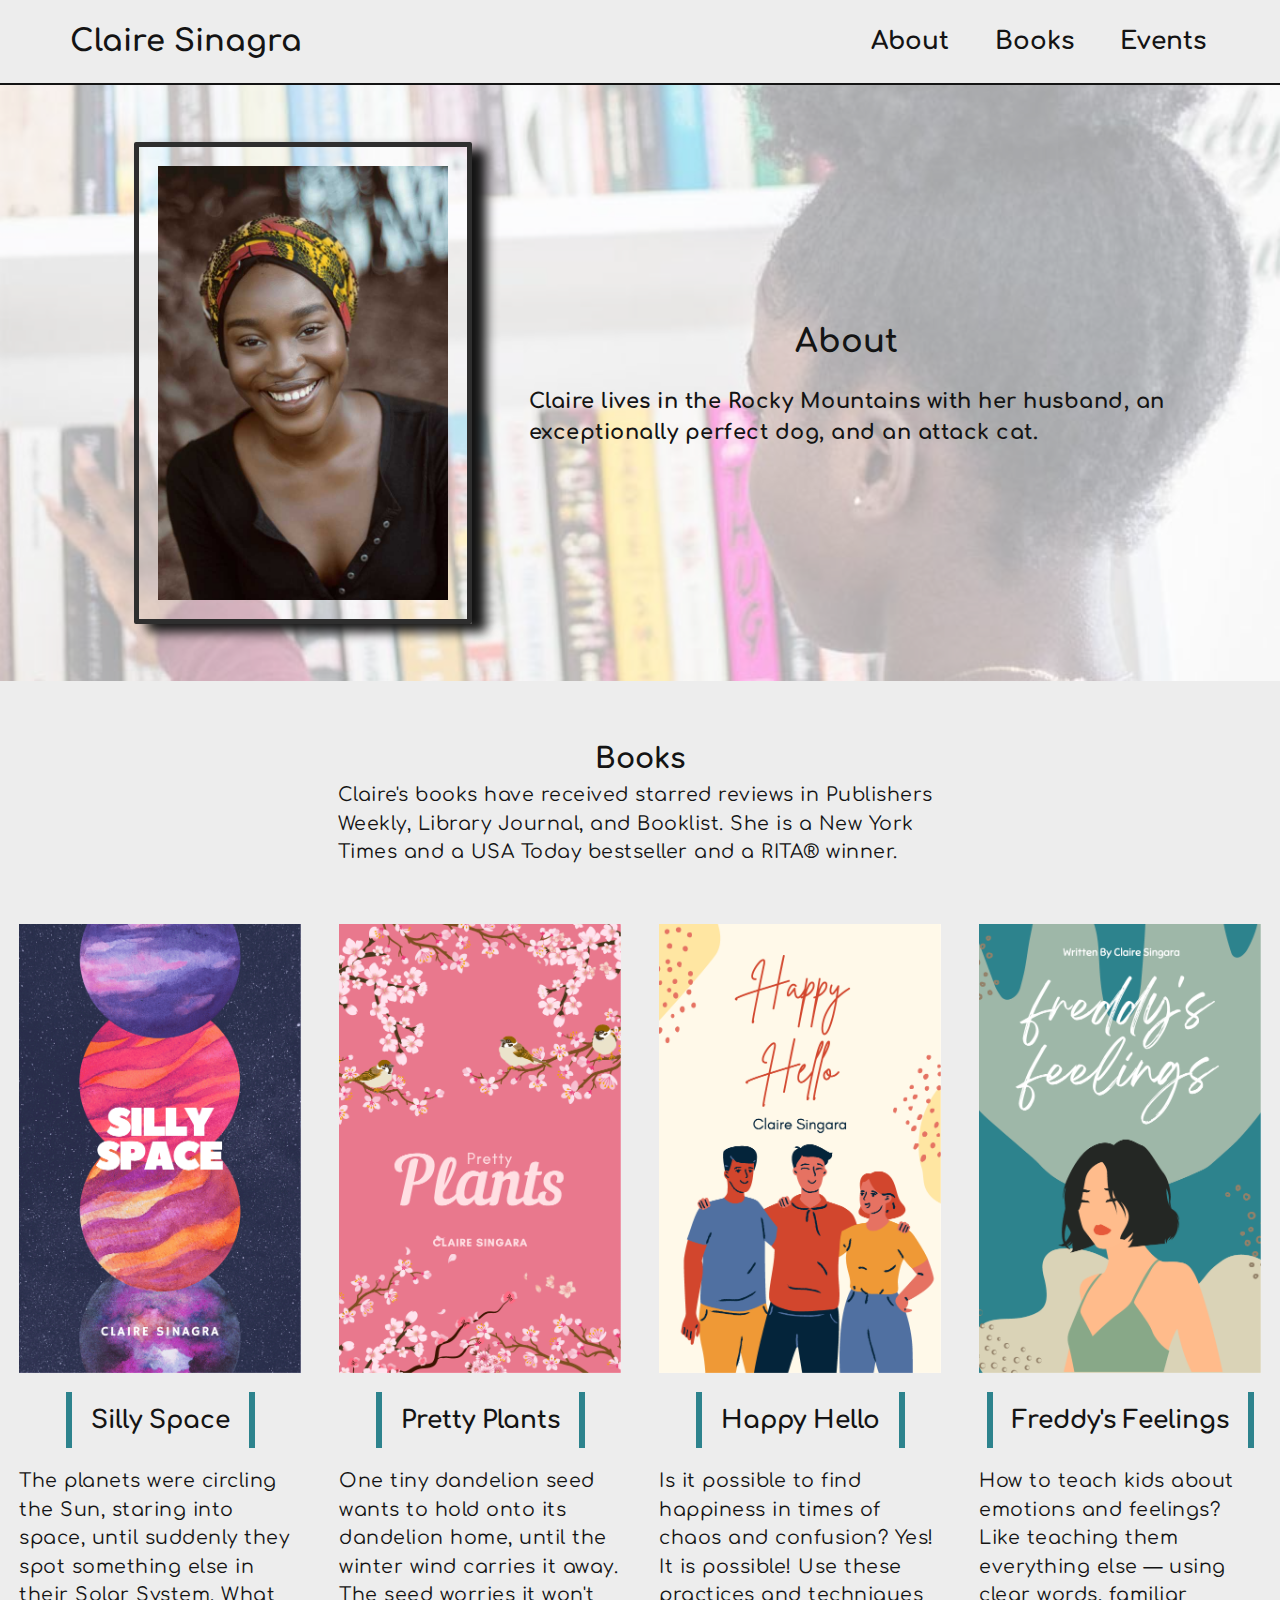
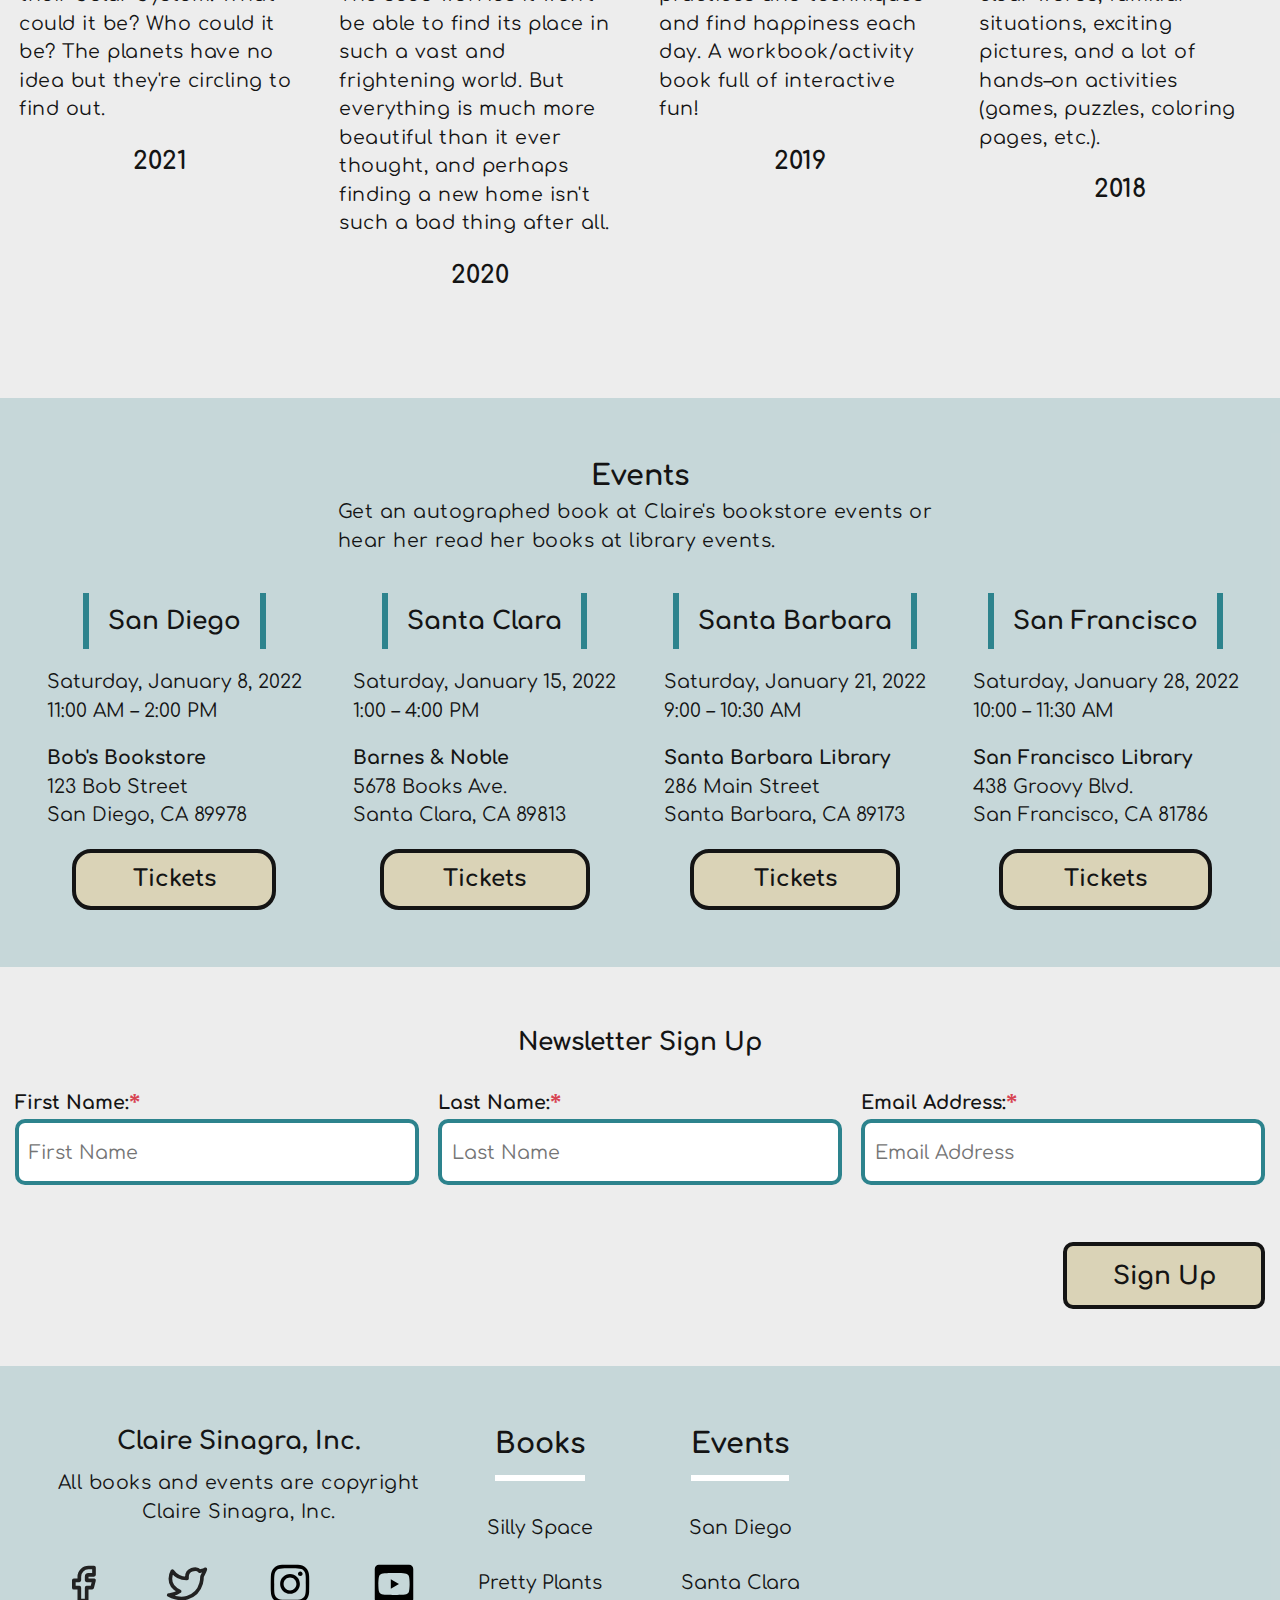
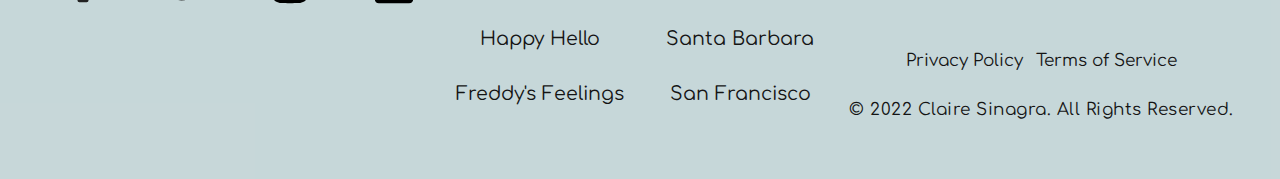
<file: index.html>
<!DOCTYPE html>
<html lang="en-US">
    <head>
        <meta charset="utf-8">
        <meta name="viewport" content="width=device-width, initial-scale=1">
        <meta name="author" content="Nicole Peterson">
        <meta name="description" content="Browse books by New York Times and USA Today best-selling author, Claire Sinagra, and purchase tickets to book signing events near you.">
        <meta name="keywords" content="events, books, book signing, bestseller, Silly Space, Pretty Plants, Happy Hello, Freddys Feelings, Publishers Weekly, Library Journal, New York Times, Rita">
        <meta name="robots" content="index,follow">
        <meta name="application-name" content="Claire Sinagra">
        <title>Books and Events | Claire Sinagra</title>
        <!-- Open Graph Meta Tags -->
        <meta property="og:title" content="Books and Events | Claire Sinagra">
        <meta property="og:type" content="website">
        <meta property="og:url" content="https://www.public.asu.edu/~npeter21/git414/claire-sinagra/peterson_nicole.html">
        <meta property="og:image" content="https://www.public.asu.edu/~npeter21/git414/claire-sinagra/images/claire-singara-small.jpg">
        <!-- Twitter Card Tags -->
        <meta name="twitter:card" content="summary_large_image">
        <meta name="twitter:site" content="@clairesinagra">
        <meta name="twitter:creator" content="@clairesinagra">
        <meta name="twitter:title" content="Books and Events | Claire Sinagra">
        <meta name="twitter:description" content="Browse books by bestselling author Claire Sinagra, and purchase tickets to book signing events near you.">
        <meta name="twitter:image" content="https://www.public.asu.edu/~npeter21/git414/claire-sinagra/images/claire-singara-small.jpg">
        <!-- Font: Comfortaa (Bold & Light) -->
        <link rel="preconnect" href="https://fonts.googleapis.com">
        <link rel="preconnect" href="https://fonts.gstatic.com" crossorigin>
        <link rel="preload" href="https://fonts.googleapis.com/css2?family=Comfortaa:wght@300;700&display=swap" as="style">
        <link href="https://fonts.googleapis.com/css2?family=Comfortaa:wght@300;700&display=swap" rel="stylesheet">
        <!-- CSS Stylesheet -->
        <link media="screen" rel="stylesheet" href="styles.css">
    </head>
    <body>
        <a id="skip" href="#mainContent">Skip to Main Content</a>
        <header>
            <h1>Claire Sinagra</h1>
            <nav>
                <h2 class="sr-only">Main Navigation</h2>
                <div id="menuToggle">
                    <input name="toggle" id="toggle" type="checkbox">
                    <label for="toggle">
                        <span id="hamburgerIcon">A</span>
                    </label>
                    <ul>
                        <li><a href="#about">About</a></li>
                        <li><a href="#books">Books</a></li>
                        <li><a href="#events">Events</a></li>
                    </ul>
                </div>
            </nav>
        </header>
        <main id="mainContent">
            <section id="about">
                <picture>
                    <source media="(min-width: 1024px)" srcset="images/claire-singara-large.jpg">
                    <img src="images/claire-singara-small.jpg" width="400" height="400" alt="Headshot of Claire Sinagra wearing a black shirt and a red, yellow, and green patterned head wrap.">
                </picture>
                <h2>About</h2>
                <p>Claire lives in the Rocky Mountains with her husband, an exceptionally perfect dog, and an attack cat.</p>
            </section>
            <section id="books">
                <h2>Books</h2>
                <p>Claire's books have received starred reviews in Publishers Weekly, Library Journal, and Booklist. She is a New York Times and a USA Today bestseller and a RITA&reg; winner.</p>
                <ul>
                    <li>
                        <img src="images/silly-space.webp" width="300" height="500" alt="The book cover for Silly Space has four pink, orange and purple water-colored planets overlapping each other with the book title text on top">
                        <h3>Silly Space</h3>
                        <p>The planets were circling the Sun, staring into space, until suddenly they spot something else in their Solar System. What could it be? Who could it be? The planets have no idea but they're circling to find out.</p>
                        <time datetime="2021">2021</time>
                    </li>
                    <li>
                        <img src="images/Pretty-Plants.webp" width="300" height="500" alt="The book cover for Pretty Plants has a pink background with cherry blossom branches that have small birds perched on them">
                        <h3>Pretty Plants</h3>
                        <p>One tiny dandelion seed wants to hold onto its dandelion home, until the winter wind carries it away. The seed worries it won't be able to find its place in such a vast and frightening world. But everything is much more beautiful than it ever thought, and perhaps finding a new home isn't such a bad thing after all.</p>
                        <time datetime="2020">2020</time>
                    </li>
                    <li>
                        <img src="images/happy-hello.webp" width="300" height="500" alt="The book cover for Happy Hello shows two males and a female facing forward with their arms around one another against an off-white background">
                        <h3>Happy Hello</h3>
                        <p>Is it possible to find happiness in times of chaos and confusion? Yes! It is possible! Use these practices and techniques and find happiness each day. A workbook&sol;activity book full of interactive fun!</p>
                        <time datetime="2019">2019</time>
                    </li>
                    <li>
                        <img src="images/freddys-feelings.webp" width="300" height="500" alt="The book cover for Freddy's Feelings has a blue and cream background with a digital illustration of a woman with short, dark hair and a pastel green shirt">
                        <h3>Freddy's Feelings</h3>
                        <p>How to teach kids about emotions and feelings? Like teaching them everything else &mdash; using clear words, familiar situations, exciting pictures, and a lot of hands&ndash;on activities &lpar;games, puzzles, coloring pages, etc.&rpar;.</p>
                        <time datetime="2018">2018</time>
                    </li>
                </ul>
            </section>
            <section id="events">
                <h2>Events</h2>
                <p>Get an autographed book at Claire's bookstore events or hear her read her books at library events.</p>
                <ul>
                    <li>
                        <h3>San Diego</h3>
                        <div>
                            <time datetime="2022-01-08">Saturday, January 8, 2022</time><br>
                            <time datetime="11:00">11:00 AM </time> &ndash;
                            <time datetime="14:00"> 2:00 PM</time>
                            <address>
                                <span>Bob's Bookstore</span><br>
                                123 Bob Street<br>
                                San Diego, CA 89978
                            </address>
                        </div>
                        <a href="#">Tickets</a>
                    </li>
                    <li>
                        <h3>Santa Clara</h3>
                        <div>
                            <time datetime="2022-01-15">Saturday, January 15, 2022</time><br>
                            <time datetime="13:00">1:00 </time> &ndash;
                            <time datetime="16:00"> 4:00 PM</time>
                            <address>
                                <span>Barnes &amp; Noble</span><br>
                                5678 Books Ave.<br>
                                Santa Clara, CA 89813
                            </address>
                        </div>
                        <a href="#">Tickets</a>
                    </li>
                    <li>
                        <h3>Santa Barbara</h3>
                        <div>
                            <time datetime="2022-01-21">Saturday, January 21, 2022</time><br>
                            <time datetime="09:00">9:00 </time> &ndash;
                            <time datetime="10:30"> 10:30 AM</time>
                            <address>
                                <span>Santa Barbara Library</span><br>
                                286 Main Street<br>
                                Santa Barbara, CA 89173
                            </address>
                        </div>
                        <a href="#">Tickets</a>
                    </li>
                    <li>
                        <h3>San Francisco</h3>
                        <div>
                            <time datetime="2022-01-28">Saturday, January 28, 2022</time><br>
                            <time datetime="10:00">10:00 </time> &ndash;
                            <time datetime="11:30"> 11:30 AM</time>
                            <address>
                                <span>San Francisco Library</span><br>
                                438 Groovy Blvd.<br>
                                San Francisco, CA 81786
                            </address>
                        </div>
                        <a href="#">Tickets</a>
                    </li>
                </ul>
            </section>
            <section id="newsletter">
                <h2>Newsletter Sign Up</h2>
                <form action="https://wp.zybooks.com/form-viewer.php" method="post">
                    <label for="fName">First Name:<span class="required">*</span></label>
                    <input type="text" name="fName" id="fName" autocomplete="given-name" placeholder="First Name" required>

                    <label for="lName">Last Name:<span class="required">*</span></label>
                    <input type="text" name="lName" id="lName" autocomplete="family-name" placeholder="Last Name" required>

                    <label for="email">Email Address:<span class="required">*</span></label>
                    <input type="email" name="email" id="email" autocomplete="email" placeholder="Email Address" required>

                    <input type="submit" name="mySubmit" id="mySubmit" value="Sign Up">
                </form>
            </section>
        </main>
        <footer>
            <div>
                <section id="socialMedia">
                    <h2>Claire Sinagra, Inc.</h2>
                    <p>All books and events are copyright Claire Sinagra, Inc.</p>
                    <a href="#" aria-label="View Claire Sinagra's Facebook page">
                        <svg aria-hidden="true" xmlns="http://www.w3.org/2000/svg" class="icon icon-tabler icon-tabler-brand-facebook" width="44" height="44" viewBox="0 0 24 24" stroke-width="2" stroke="#222222" fill="none" stroke-linecap="round" stroke-linejoin="round">
                        <path stroke="none" d="M0 0h24v24H0z" fill="none"/>
                        <path d="M7 10v4h3v7h4v-7h3l1 -4h-4v-2a1 1 0 0 1 1 -1h3v-4h-3a5 5 0 0 0 -5 5v2h-3" /></svg>
                    </a>
                    <a href="#" aria-label="View Claire Sinagra's Twitter page">
                        <svg aria-hidden="true" xmlns="http://www.w3.org/2000/svg" class="icon icon-tabler icon-tabler-brand-twitter" width="44" height="44" viewBox="0 0 24 24" stroke-width="2" stroke="#222222" fill="none" stroke-linecap="round" stroke-linejoin="round">
                        <path stroke="none" d="M0 0h24v24H0z" fill="none"/>
                        <path d="M22 4.01c-1 .49 -1.98 .689 -3 .99c-1.121 -1.265 -2.783 -1.335 -4.38 -.737s-2.643 2.06 -2.62 3.737v1c-3.245 .083 -6.135 -1.395 -8 -4c0 0 -4.182 7.433 4 11c-1.872 1.247 -3.739 2.088 -6 2c3.308 1.803 6.913 2.423 10.034 1.517c3.58 -1.04 6.522 -3.723 7.651 -7.742a13.84 13.84 0 0 0 .497 -3.753c-.002 -.249 1.51 -2.772 1.818 -4.013z" /></svg>
                    </a>
                    <a href="#" aria-label="View Claire Sinagra's Instagram page">
                        <svg aria-hidden="true" xmlns="http://www.w3.org/2000/svg" width="44" height="44" viewBox="0 0 448 512"><!-- Font Awesome Pro 5.15.4 by @fontawesome - https://fontawesome.com License - https://fontawesome.com/license (Commercial License) --><path d="M224.1 141c-63.6 0-114.9 51.3-114.9 114.9s51.3 114.9 114.9 114.9S339 319.5 339 255.9 287.7 141 224.1 141zm0 189.6c-41.1 0-74.7-33.5-74.7-74.7s33.5-74.7 74.7-74.7 74.7 33.5 74.7 74.7-33.6 74.7-74.7 74.7zm146.4-194.3c0 14.9-12 26.8-26.8 26.8-14.9 0-26.8-12-26.8-26.8s12-26.8 26.8-26.8 26.8 12 26.8 26.8zm76.1 27.2c-1.7-35.9-9.9-67.7-36.2-93.9-26.2-26.2-58-34.4-93.9-36.2-37-2.1-147.9-2.1-184.9 0-35.8 1.7-67.6 9.9-93.9 36.1s-34.4 58-36.2 93.9c-2.1 37-2.1 147.9 0 184.9 1.7 35.9 9.9 67.7 36.2 93.9s58 34.4 93.9 36.2c37 2.1 147.9 2.1 184.9 0 35.9-1.7 67.7-9.9 93.9-36.2 26.2-26.2 34.4-58 36.2-93.9 2.1-37 2.1-147.8 0-184.8zM398.8 388c-7.8 19.6-22.9 34.7-42.6 42.6-29.5 11.7-99.5 9-132.1 9s-102.7 2.6-132.1-9c-19.6-7.8-34.7-22.9-42.6-42.6-11.7-29.5-9-99.5-9-132.1s-2.6-102.7 9-132.1c7.8-19.6 22.9-34.7 42.6-42.6 29.5-11.7 99.5-9 132.1-9s102.7-2.6 132.1 9c19.6 7.8 34.7 22.9 42.6 42.6 11.7 29.5 9 99.5 9 132.1s2.7 102.7-9 132.1z"/></svg>
                    </a>
                    <a href="#" aria-label="View Claire Sinagra's YouTube channel">
                        <svg aria-hidden="true" xmlns="http://www.w3.org/2000/svg" width="44" height="44" viewBox="0 0 448 512"><!-- Font Awesome Pro 5.15.4 by @fontawesome - https://fontawesome.com License - https://fontawesome.com/license (Commercial License) --><path d="M186.8 202.1l95.2 54.1-95.2 54.1V202.1zM448 80v352c0 26.5-21.5 48-48 48H48c-26.5 0-48-21.5-48-48V80c0-26.5 21.5-48 48-48h352c26.5 0 48 21.5 48 48zm-42 176.3s0-59.6-7.6-88.2c-4.2-15.8-16.5-28.2-32.2-32.4C337.9 128 224 128 224 128s-113.9 0-142.2 7.7c-15.7 4.2-28 16.6-32.2 32.4-7.6 28.5-7.6 88.2-7.6 88.2s0 59.6 7.6 88.2c4.2 15.8 16.5 27.7 32.2 31.9C110.1 384 224 384 224 384s113.9 0 142.2-7.7c15.7-4.2 28-16.1 32.2-31.9 7.6-28.5 7.6-88.1 7.6-88.1z"/></svg>
                    </a>
                </section>
                <section id="booksList">
                    <h2>Books</h2>
                    <ul>
                        <li><a href="#sillySpace">Silly Space</a></li>
                        <li><a href="#prettyPlants">Pretty Plants</a></li>
                        <li><a href="#happyHello">Happy Hello</a></li>
                        <li><a href="#freddysFeelings">Freddy's Feelings</a></li>
                    </ul>
                </section>
                <section id="eventsList">
                    <h2>Events</h2>
                    <ul>
                        <li><a href="#sanDiego">San Diego</a></li>
                        <li><a href="#santaClara">Santa Clara</a></li>
                        <li><a href="#santaBarbara">Santa Barbara</a></li>
                        <li><a href="#sanFrancisco">San Francisco</a></li>
                    </ul>
                </section>
                <section id="legalese">
                    <h2 class="sr-only">Privacy Policy and Terms of Service</h2>
                    <a href="#">Privacy Policy</a>
                    <a href="#">Terms of Service</a>
                    <p><small>&copy; 2022 Claire Sinagra. All Rights Reserved.</small></p>
                </section>
            </div>
        </footer>
    </body>
</html>
</file>
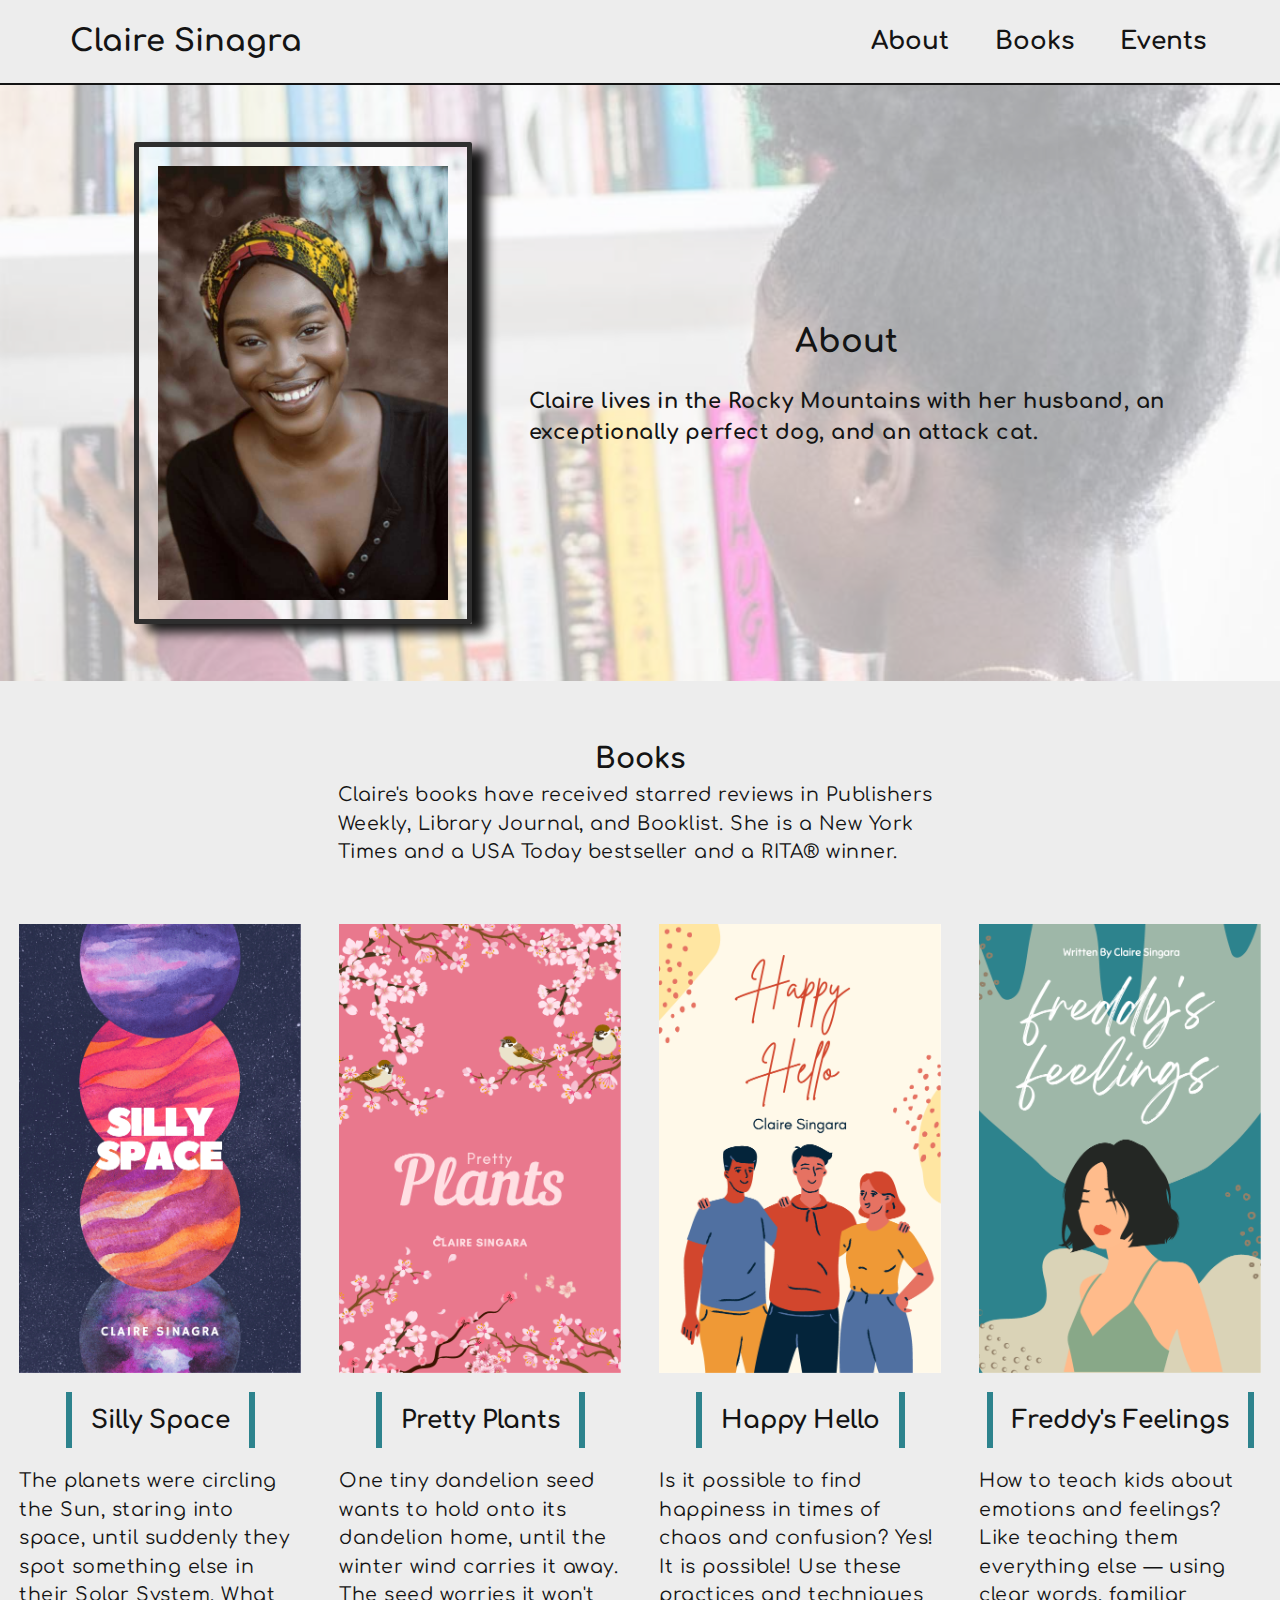
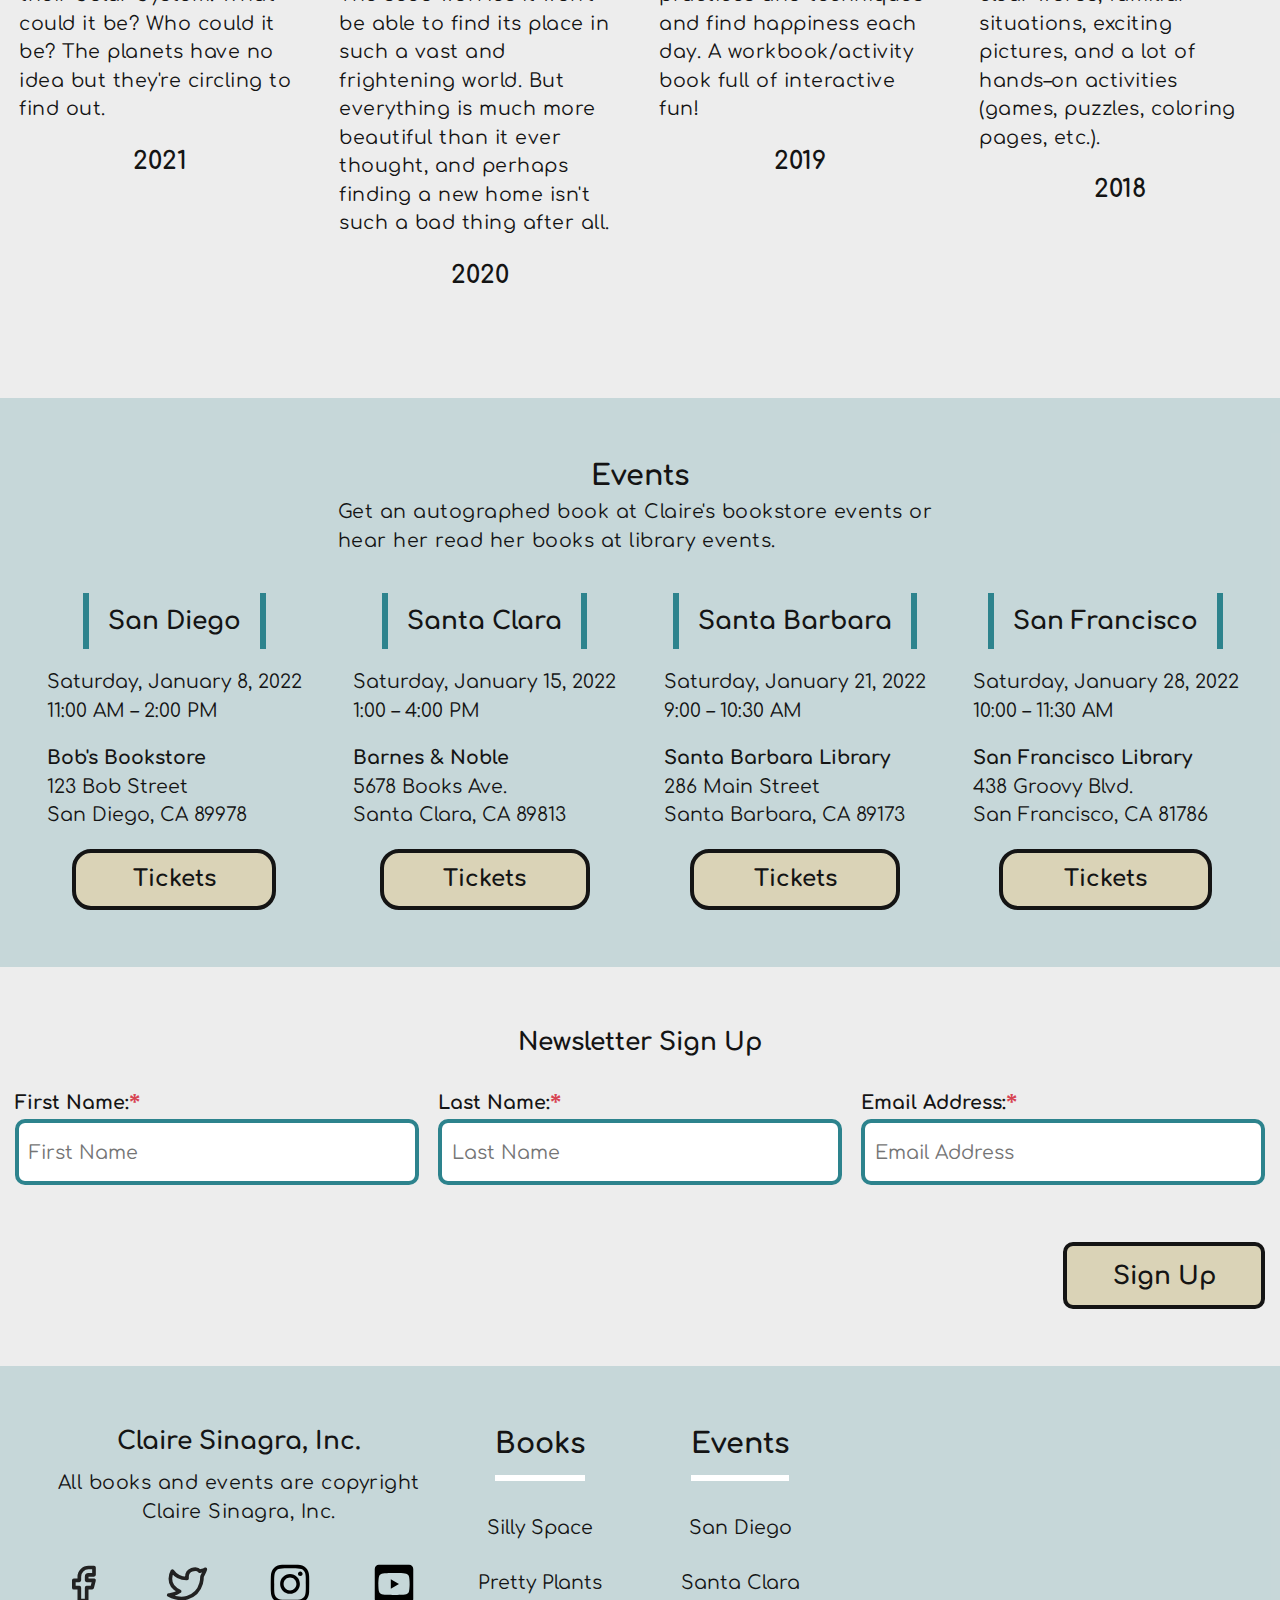
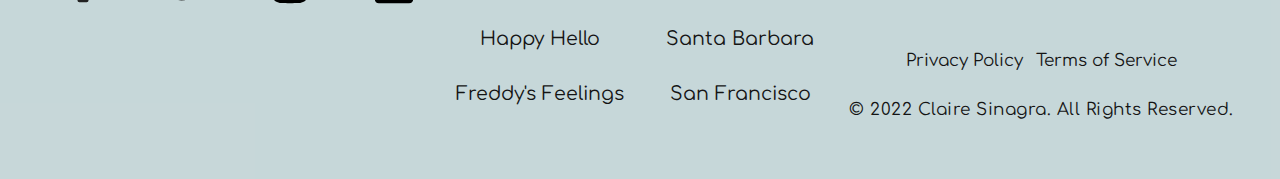
<file: peterson_nicole.html>
<!DOCTYPE html>
<html lang="en-US">
    <head>
        <meta charset="utf-8">
        <meta name="viewport" content="width=device-width, initial-scale=1">
        <meta name="author" content="Nicole Peterson">
        <meta name="description" content="Browse books by New York Times and USA Today best-selling author, Claire Sinagra, and purchase tickets to book signing events near you.">
        <meta name="keywords" content="events, books, book signing, bestseller, Silly Space, Pretty Plants, Happy Hello, Freddys Feelings, Publishers Weekly, Library Journal, New York Times, Rita">
        <meta name="robots" content="index,follow">
        <meta name="application-name" content="Claire Sinagra">
        <title>Books and Events | Claire Sinagra</title>
        <!-- Open Graph Meta Tags -->
        <meta property="og:title" content="Books and Events | Claire Sinagra">
        <meta property="og:type" content="website">
        <meta property="og:url" content="https://www.public.asu.edu/~npeter21/git414/claire-sinagra/peterson_nicole.html">
        <meta property="og:image" content="https://www.public.asu.edu/~npeter21/git414/claire-sinagra/images/claire-singara-small.jpg">
        <!-- Twitter Card Tags -->
        <meta name="twitter:card" content="summary_large_image">
        <meta name="twitter:site" content="@clairesinagra">
        <meta name="twitter:creator" content="@clairesinagra">
        <meta name="twitter:title" content="Books and Events | Claire Sinagra">
        <meta name="twitter:description" content="Browse books by bestselling author Claire Sinagra, and purchase tickets to book signing events near you.">
        <meta name="twitter:image" content="https://www.public.asu.edu/~npeter21/git414/claire-sinagra/images/claire-singara-small.jpg">
        <!-- Font: Comfortaa (Bold & Light) -->
        <link rel="preconnect" href="https://fonts.googleapis.com">
        <link rel="preconnect" href="https://fonts.gstatic.com" crossorigin>
        <link rel="preload" href="https://fonts.googleapis.com/css2?family=Comfortaa:wght@300;700&display=swap" as="style">
        <link href="https://fonts.googleapis.com/css2?family=Comfortaa:wght@300;700&display=swap" rel="stylesheet">
        <!-- CSS Stylesheet -->
        <link media="screen" rel="stylesheet" href="styles.css">
    </head>
    <body>
        <a id="skip" href="#mainContent">Skip to Main Content</a>
        <header>
            <h1>Claire Sinagra</h1>
            <nav>
                <h2 class="sr-only">Main Navigation</h2>
                <div id="menuToggle">
                    <input name="toggle" id="toggle" type="checkbox">
                    <label for="toggle">
                        <span id="hamburgerIcon">A</span>
                    </label>
                    <ul>
                        <li><a href="#about">About</a></li>
                        <li><a href="#books">Books</a></li>
                        <li><a href="#events">Events</a></li>
                    </ul>
                </div>
            </nav>
        </header>
        <main id="mainContent">
            <section id="about">
                <picture>
                    <source media="(min-width: 1024px)" srcset="images/claire-singara-large.jpg">
                    <img src="images/claire-singara-small.jpg" width="400" height="400" alt="Headshot of Claire Sinagra wearing a black shirt and a red, yellow, and green patterned head wrap.">
                </picture>
                <h2>About</h2>
                <p>Claire lives in the Rocky Mountains with her husband, an exceptionally perfect dog, and an attack cat.</p>
            </section>
            <section id="books">
                <h2>Books</h2>
                <p>Claire's books have received starred reviews in Publishers Weekly, Library Journal, and Booklist. She is a New York Times and a USA Today bestseller and a RITA&reg; winner.</p>
                <ul>
                    <li>
                        <img src="images/silly-space.webp" width="300" height="500" alt="The book cover for Silly Space has four pink, orange and purple water-colored planets overlapping each other with the book title text on top">
                        <h3>Silly Space</h3>
                        <p>The planets were circling the Sun, staring into space, until suddenly they spot something else in their Solar System. What could it be? Who could it be? The planets have no idea but they're circling to find out.</p>
                        <time datetime="2021">2021</time>
                    </li>
                    <li>
                        <img src="images/Pretty-Plants.webp" width="300" height="500" alt="The book cover for Pretty Plants has a pink background with cherry blossom branches that have small birds perched on them">
                        <h3>Pretty Plants</h3>
                        <p>One tiny dandelion seed wants to hold onto its dandelion home, until the winter wind carries it away. The seed worries it won't be able to find its place in such a vast and frightening world. But everything is much more beautiful than it ever thought, and perhaps finding a new home isn't such a bad thing after all.</p>
                        <time datetime="2020">2020</time>
                    </li>
                    <li>
                        <img src="images/happy-hello.webp" width="300" height="500" alt="The book cover for Happy Hello shows two males and a female facing forward with their arms around one another against an off-white background">
                        <h3>Happy Hello</h3>
                        <p>Is it possible to find happiness in times of chaos and confusion? Yes! It is possible! Use these practices and techniques and find happiness each day. A workbook&sol;activity book full of interactive fun!</p>
                        <time datetime="2019">2019</time>
                    </li>
                    <li>
                        <img src="images/freddys-feelings.webp" width="300" height="500" alt="The book cover for Freddy's Feelings has a blue and cream background with a digital illustration of a woman with short, dark hair and a pastel green shirt">
                        <h3>Freddy's Feelings</h3>
                        <p>How to teach kids about emotions and feelings? Like teaching them everything else &mdash; using clear words, familiar situations, exciting pictures, and a lot of hands&ndash;on activities &lpar;games, puzzles, coloring pages, etc.&rpar;.</p>
                        <time datetime="2018">2018</time>
                    </li>
                </ul>
            </section>
            <section id="events">
                <h2>Events</h2>
                <p>Get an autographed book at Claire's bookstore events or hear her read her books at library events.</p>
                <ul>
                    <li>
                        <h3>San Diego</h3>
                        <div>
                            <time datetime="2022-01-08">Saturday, January 8, 2022</time><br>
                            <time datetime="11:00">11:00 AM </time> &ndash;
                            <time datetime="14:00"> 2:00 PM</time>
                            <address>
                                <span>Bob's Bookstore</span><br>
                                123 Bob Street<br>
                                San Diego, CA 89978
                            </address>
                        </div>
                        <a href="#">Tickets</a>
                    </li>
                    <li>
                        <h3>Santa Clara</h3>
                        <div>
                            <time datetime="2022-01-15">Saturday, January 15, 2022</time><br>
                            <time datetime="13:00">1:00 </time> &ndash;
                            <time datetime="16:00"> 4:00 PM</time>
                            <address>
                                <span>Barnes &amp; Noble</span><br>
                                5678 Books Ave.<br>
                                Santa Clara, CA 89813
                            </address>
                        </div>
                        <a href="#">Tickets</a>
                    </li>
                    <li>
                        <h3>Santa Barbara</h3>
                        <div>
                            <time datetime="2022-01-21">Saturday, January 21, 2022</time><br>
                            <time datetime="09:00">9:00 </time> &ndash;
                            <time datetime="10:30"> 10:30 AM</time>
                            <address>
                                <span>Santa Barbara Library</span><br>
                                286 Main Street<br>
                                Santa Barbara, CA 89173
                            </address>
                        </div>
                        <a href="#">Tickets</a>
                    </li>
                    <li>
                        <h3>San Francisco</h3>
                        <div>
                            <time datetime="2022-01-28">Saturday, January 28, 2022</time><br>
                            <time datetime="10:00">10:00 </time> &ndash;
                            <time datetime="11:30"> 11:30 AM</time>
                            <address>
                                <span>San Francisco Library</span><br>
                                438 Groovy Blvd.<br>
                                San Francisco, CA 81786
                            </address>
                        </div>
                        <a href="#">Tickets</a>
                    </li>
                </ul>
            </section>
            <section id="newsletter">
                <h2>Newsletter Sign Up</h2>
                <form action="https://wp.zybooks.com/form-viewer.php" method="post">
                    <label for="fName">First Name:<span class="required">*</span></label>
                    <input type="text" name="fName" id="fName" autocomplete="given-name" placeholder="First Name" required>

                    <label for="lName">Last Name:<span class="required">*</span></label>
                    <input type="text" name="lName" id="lName" autocomplete="family-name" placeholder="Last Name" required>

                    <label for="email">Email Address:<span class="required">*</span></label>
                    <input type="email" name="email" id="email" autocomplete="email" placeholder="Email Address" required>

                    <input type="submit" name="mySubmit" id="mySubmit" value="Sign Up">
                </form>
            </section>
        </main>
        <footer>
            <div>
                <section id="socialMedia">
                    <h2>Claire Sinagra, Inc.</h2>
                    <p>All books and events are copyright Claire Sinagra, Inc.</p>
                    <a href="#" aria-label="View Claire Sinagra's Facebook page">
                        <svg aria-hidden="true" xmlns="http://www.w3.org/2000/svg" class="icon icon-tabler icon-tabler-brand-facebook" width="44" height="44" viewBox="0 0 24 24" stroke-width="2" stroke="#222222" fill="none" stroke-linecap="round" stroke-linejoin="round">
                        <path stroke="none" d="M0 0h24v24H0z" fill="none"/>
                        <path d="M7 10v4h3v7h4v-7h3l1 -4h-4v-2a1 1 0 0 1 1 -1h3v-4h-3a5 5 0 0 0 -5 5v2h-3" /></svg>
                    </a>
                    <a href="#" aria-label="View Claire Sinagra's Twitter page">
                        <svg aria-hidden="true" xmlns="http://www.w3.org/2000/svg" class="icon icon-tabler icon-tabler-brand-twitter" width="44" height="44" viewBox="0 0 24 24" stroke-width="2" stroke="#222222" fill="none" stroke-linecap="round" stroke-linejoin="round">
                        <path stroke="none" d="M0 0h24v24H0z" fill="none"/>
                        <path d="M22 4.01c-1 .49 -1.98 .689 -3 .99c-1.121 -1.265 -2.783 -1.335 -4.38 -.737s-2.643 2.06 -2.62 3.737v1c-3.245 .083 -6.135 -1.395 -8 -4c0 0 -4.182 7.433 4 11c-1.872 1.247 -3.739 2.088 -6 2c3.308 1.803 6.913 2.423 10.034 1.517c3.58 -1.04 6.522 -3.723 7.651 -7.742a13.84 13.84 0 0 0 .497 -3.753c-.002 -.249 1.51 -2.772 1.818 -4.013z" /></svg>
                    </a>
                    <a href="#" aria-label="View Claire Sinagra's Instagram page">
                        <svg aria-hidden="true" xmlns="http://www.w3.org/2000/svg" width="44" height="44" viewBox="0 0 448 512"><!-- Font Awesome Pro 5.15.4 by @fontawesome - https://fontawesome.com License - https://fontawesome.com/license (Commercial License) --><path d="M224.1 141c-63.6 0-114.9 51.3-114.9 114.9s51.3 114.9 114.9 114.9S339 319.5 339 255.9 287.7 141 224.1 141zm0 189.6c-41.1 0-74.7-33.5-74.7-74.7s33.5-74.7 74.7-74.7 74.7 33.5 74.7 74.7-33.6 74.7-74.7 74.7zm146.4-194.3c0 14.9-12 26.8-26.8 26.8-14.9 0-26.8-12-26.8-26.8s12-26.8 26.8-26.8 26.8 12 26.8 26.8zm76.1 27.2c-1.7-35.9-9.9-67.7-36.2-93.9-26.2-26.2-58-34.4-93.9-36.2-37-2.1-147.9-2.1-184.9 0-35.8 1.7-67.6 9.9-93.9 36.1s-34.4 58-36.2 93.9c-2.1 37-2.1 147.9 0 184.9 1.7 35.9 9.9 67.7 36.2 93.9s58 34.4 93.9 36.2c37 2.1 147.9 2.1 184.9 0 35.9-1.7 67.7-9.9 93.9-36.2 26.2-26.2 34.4-58 36.2-93.9 2.1-37 2.1-147.8 0-184.8zM398.8 388c-7.8 19.6-22.9 34.7-42.6 42.6-29.5 11.7-99.5 9-132.1 9s-102.7 2.6-132.1-9c-19.6-7.8-34.7-22.9-42.6-42.6-11.7-29.5-9-99.5-9-132.1s-2.6-102.7 9-132.1c7.8-19.6 22.9-34.7 42.6-42.6 29.5-11.7 99.5-9 132.1-9s102.7-2.6 132.1 9c19.6 7.8 34.7 22.9 42.6 42.6 11.7 29.5 9 99.5 9 132.1s2.7 102.7-9 132.1z"/></svg>
                    </a>
                    <a href="#" aria-label="View Claire Sinagra's YouTube channel">
                        <svg aria-hidden="true" xmlns="http://www.w3.org/2000/svg" width="44" height="44" viewBox="0 0 448 512"><!-- Font Awesome Pro 5.15.4 by @fontawesome - https://fontawesome.com License - https://fontawesome.com/license (Commercial License) --><path d="M186.8 202.1l95.2 54.1-95.2 54.1V202.1zM448 80v352c0 26.5-21.5 48-48 48H48c-26.5 0-48-21.5-48-48V80c0-26.5 21.5-48 48-48h352c26.5 0 48 21.5 48 48zm-42 176.3s0-59.6-7.6-88.2c-4.2-15.8-16.5-28.2-32.2-32.4C337.9 128 224 128 224 128s-113.9 0-142.2 7.7c-15.7 4.2-28 16.6-32.2 32.4-7.6 28.5-7.6 88.2-7.6 88.2s0 59.6 7.6 88.2c4.2 15.8 16.5 27.7 32.2 31.9C110.1 384 224 384 224 384s113.9 0 142.2-7.7c15.7-4.2 28-16.1 32.2-31.9 7.6-28.5 7.6-88.1 7.6-88.1z"/></svg>
                    </a>
                </section>
                <section id="booksList">
                    <h2>Books</h2>
                    <ul>
                        <li><a href="#sillySpace">Silly Space</a></li>
                        <li><a href="#prettyPlants">Pretty Plants</a></li>
                        <li><a href="#happyHello">Happy Hello</a></li>
                        <li><a href="#freddysFeelings">Freddy's Feelings</a></li>
                    </ul>
                </section>
                <section id="eventsList">
                    <h2>Events</h2>
                    <ul>
                        <li><a href="#sanDiego">San Diego</a></li>
                        <li><a href="#santaClara">Santa Clara</a></li>
                        <li><a href="#santaBarbara">Santa Barbara</a></li>
                        <li><a href="#sanFrancisco">San Francisco</a></li>
                    </ul>
                </section>
                <section id="legalese">
                    <h2 class="sr-only">Privacy Policy and Terms of Service</h2>
                    <a href="#">Privacy Policy</a>
                    <a href="#">Terms of Service</a>
                    <p><small>&copy; 2022 Claire Sinagra. All Rights Reserved.</small></p>
                </section>
            </div>
        </footer>
    </body>
</html>
</file>
<file: styles.css>
@charset "UTF-8";
@font-face {
    font-family: 'Anicons Regular';
    src: url('./font/AniconsGX.ttf');
    font-weight: normal;
    font-style: normal;
}
/*  Styles specific to Claire Sinagra website - For educational purposes only
    Author: Nicole Peterson
    Date: 4/25/2022
*/

/* CSS Reset
======================================================
	http://meyerweb.com/eric/tools/css/reset/ 
	v2.0 | 20110126
	License: none (public domain)
*/
html, body, div, span, applet, object, iframe,
h1, h2, h3, h4, h5, h6, p, blockquote, pre,
a, abbr, acronym, address, big, cite, code,
del, dfn, em, img, ins, kbd, q, s, samp,
small, strike, strong, sub, sup, tt, var,
b, u, i, center,
dl, dt, dd, ol, ul, li,
fieldset, form, label, legend,
table, caption, tbody, tfoot, thead, tr, th, td,
article, aside, canvas, details, embed, 
figure, figcaption, footer, header, hgroup, 
menu, nav, output, ruby, section, summary,
time, mark, audio, video {
	margin: 0;
	padding: 0;
	border: 0;
	font-size: 100%;
	font: inherit;
	vertical-align: baseline;
}

/* HTML5 display-role reset for older browsers
======================================================
*/
article, aside, details, figcaption, figure, 
footer, header, hgroup, menu, nav, section {
	display: block;
}
body {
	line-height: 1;
}
ol, ul {
	list-style: none;
}
blockquote, q {
	quotes: none;
}
blockquote:before, blockquote:after,
q:before, q:after {
	content: '';
	content: none;
}
table {
	border-collapse: collapse;
	border-spacing: 0;
}

/* Global | Mobile Styles
======================================================
*/
html {
    box-sizing: border-box;
}
*, *:before, *:after {
    box-sizing: inherit;
}
:root {
	--apple: #d74452;
	--teal: #2d838d;
	--beige: #dad3b7;
	--orange: #db9f34;
	--dark-orange: #db8e36;
	--dark-gray: #141414;
	--light-gray: #ededed;
	--white: #fff;
	--trans-apple: hsla(354, 64%, 55%, 0.2);
	--trans-teal: hsla(186, 51%, 36%, 0.2);
	--trans-beige: hsla(48, 32%, 78%, 0.2);
	--box-shadow: 0.735rem 0.375rem 0.625rem var(--dark-gray);
	--drop-shadow: drop-shadow(0 0 0.3rem var(--dark-gray));
	--body-font: 'Comfortaa', Helvetica, sans-serif;
	font-size: 18px;
}
body {
	margin: 0 auto;
	line-height: 1.5;
	font-family: var(--body-font);
	color: var(--dark-gray);
	background-color: var(--light-gray);
}
section {
	padding: 2rem 1rem;
}
h1 {
	justify-self: start;
	font-size: 1.6rem;
	font-weight: 700;
	padding-left: 1rem;
}
h2 {
	font-size: 1.5rem;
}
h3 {
	font-size: 1.4rem;
}
h2, h3 {
	font-weight: 700;
	text-align: center;
}
h1, h2, h3, p, address, time {
	cursor: default;
}
p {
	max-width: 55ch;
	margin: 0 auto;
	letter-spacing: 0.5px;
}
a {
	display: block;
	text-decoration: none;
	color: var(--dark-gray);
	border: 4px solid transparent;
}
a:visited {
	color: var(--dark-gray);
}
ul {
	width: 100%;
}
picture, img {
	display: block;
}
picture {
	width: 90%;
}
img {
	width: 100%;
	height: auto;
}
.sr-only {
    position: absolute;
    left: -10000px;
    top: auto;
    width: 1px;
    height: 1px;
    overflow: hidden;
}
header, #about, #books li, #events ul, #events li, form, footer > div, #socialMedia {
	display: grid;
	justify-items: center;
}
#events ul {
	gap: 4rem 0;
}
#events li {
	gap: 1rem;
}
#books h3, #events h3 {
	padding: 0.5rem 1rem;
	border-left: 6px solid var(--teal);
	border-right: 6px solid var(--teal);
}
#newsletter h2, #socialMedia h2 {
	font-size: 1.3rem;
}
#skip {
    position:absolute;
	padding: 0.5rem;
    left: -10000px;
    top: auto;
    width: 1px;
    height: 1px;
    overflow: hidden;
}
#skip:focus {
    position: static;
	display: inline-block;
	text-decoration: underline;
	color: var(--dark-gray);
	font-weight: 700;
	margin: 0.25rem;
    width: auto;
    height: auto;
}
[type="submit"]:focus, #events a:focus, #booksList a:focus, #eventsList a:focus, #legalese a:focus, #menuToggle a:focus {
	border: 4px solid var(--dark-orange);
}
:focus {
	border: 4px solid var(--dark-orange);
}

/* Header
======================================================
*/
header {
	grid-template-columns: 3fr 1fr;
	align-items: center;
}
nav {
	width: 100%;
}
#menuToggle, #menuToggle input, #menuToggle label {
	display: block;
}
#menuToggle {
	position: relative;
    -webkit-user-select: none;
    -moz-user-select: none;
    -ms-user-select: none;
    user-select: none;
}
#menuToggle input {
	position: absolute;
	top: 12px;
	right: 16px;
	width: 50px;
	height: 50px;
    margin: 0;
    cursor: pointer;
    opacity: 0;
    z-index: 4;
}
#menuToggle label {
	position: relative;
	z-index: 3;
    text-align: right;
	margin-right: 16px;
}
#hamburgerIcon {
	font-family: "Anicons Regular", sans-serif;
	font-size: 50px;
	font-variation-settings: "TIME" 1;
	color: var(--teal);
    transition: font-variation-settings 0.4s ease;
}
#menuToggle ul {
    position: absolute;
	top: 0;
	right: 100vw;
	width: 100vw;
	z-index: 2;
    text-align: center;
    background-color: var(--beige);
}
#menuToggle ul a {
	font-size: 1.3rem;
	font-weight: 700;
	padding: 1rem;
}
#menuToggle input:checked ~ ul {
    right: 0;
	padding: 4rem 0;
    width: 100vw;
}
#menuToggle input:checked + label span {
	color: var(--dark-gray);
	font-variation-settings: "TIME" 100;
}

/* Section: About
======================================================
*/
#about {
	position: relative;
	background-image: url(images/hero-small.jpg);
	background-color: var(--beige);
	background-position: 100% 50%;
	background-repeat: no-repeat;
	background-size: cover;
	border-top: 2px solid var(--dark-gray);
}
#about::before {
	content: "";
	position: absolute;
	top: 0;
	left: 0;
	width: 100%;
	height: 100%;
	background-color: hsla(0, 0%, 100%, 0.65);
	z-index: 0;
}
#about > * {
	z-index: 1;
}
picture {
	margin: 0 auto 2rem auto;
}
#about img {
	max-width: 375px;
    padding: 1rem;
    margin: 0 auto;
    box-shadow: var(--box-shadow);
    border: 5px solid #2e2e2e;
    border-radius: 2px;
}
#about p {
	font-size: 1.1rem;
	font-weight: 700;
	max-width: 53ch;
}

/* Section: Books
======================================================
*/
#books > p {
	margin-bottom: 3rem;
}
#books ul {
	max-width: calc(400px - 2rem);
    margin: 0 auto;
}
#books li {
	gap: 1rem;
}
#books li:not(:last-child) {
	margin: 0 0 2.5rem 0;
}
#books time {
	font-weight: 700;
	font-size: 1.3rem;
}

/* Section: Events
======================================================
*/
#events {
	background-color: var(--trans-teal);
}
#events p {
	margin-bottom: 2rem;
}
#events time {
	display: inline-block;
}
address {
	margin: 1rem 0 0;
}
address span {
	font-weight: 700;
}
#events a {
	text-align: center;
	background-color: var(--beige);
	border: 4px solid var(--dark-gray);
	border-radius: 1rem;
	font-size: 1.2rem;
	font-weight: 700;
	padding: 0.5rem;
	width: 80%;
}

/* Section: Newsletter
======================================================
*/
#newsletter {
	padding: 2rem 0.5rem;
}
form {
	justify-items: normal;
	margin: 1.25rem auto 0 auto;
	font-size: 1rem;
	max-width: calc(500px - 1rem);
}
form input {
	font-family: inherit;
	font-size: inherit;
    padding: 0.25rem 0.5rem;
	margin-bottom: 1.5rem;
    border: 4px solid var(--teal);
	border-radius: 10px;
	background-color: var(--white);
    height: 3.5rem;
	width: 100%;
}
form span {
	font-size: 1.2rem;
    font-family: aria;
    color: var(--apple);
}
form label, form span, [type="submit"] {
	font-weight: 700;
}
[type="submit"] {
	margin: 1.5rem 0 0 0;
	font-size: 1.3rem;
	color: var(--dark-gray);
	border: 4px solid var(--dark-gray);
	background-color: var(--beige);
}

/* Footer
======================================================
*/
footer {
	background-color: var(--trans-teal);
	text-align: center;
}
footer > div {
	grid-column: 1 / -1;
	grid-template-columns: 1fr 1fr;
	gap: 1rem 0;
	width: 100%;
}
#socialMedia {
	grid-column: 1 / -1;
	padding: 2rem 0 0;
}
#socialMedia h2 {
	grid-column: 1 / -1;
}
#socialMedia p {
	margin: 0.5rem 0 1.5rem;
	grid-column: 1 / -1;
}
#socialMedia {
    grid-template-columns: 1fr 1fr 1fr 1fr;
    grid-template-rows: repeat(3, -webkit-min-content);
    grid-template-rows: repeat(3, min-content);
	gap: 0 0.75rem;
    max-width: 400px;
}
#socialMedia a {
	padding-bottom: 0.5rem;
}
#socialMedia svg {
	vertical-align: text-top;
}
#booksList, #eventsList {
	padding: 0 0 0.5rem;
}
#booksList h2, #eventsList h2 {
	display: inline-block;
    padding: 0.5rem 0;
    margin-bottom: 1rem;
    border-bottom: 6px solid var(--white);
}
#booksList a, #eventsList a, #legalese a {
	display: inline-block;
	padding: 0.5rem 0;
	border-bottom: 4px solid transparent;
}
#booksList a, #eventsList a {
	font-size: 0.9rem;
}
#legalese {
	grid-column: 1 / -1;
	width: 100%;
	background-color: var(--light-gray);
	padding-top: 1rem;
	font-size: 0.889rem;
}
#legalese p {
	grid-column: 1 / -1;
	margin-top: 0.5rem;
}

/* Media Queries
======================================================
*/
@media (hover:hover){
  
    #menuToggle ul a:hover {
		background-color: var(--teal);
		color: var(--white);
    }
	#events a:hover {
		-webkit-filter: var(--drop-shadow);
		        filter: var(--drop-shadow);
		color: var(--dark-gray);
	}
	[type="submit"]:hover {
		-webkit-filter: var(--drop-shadow);
		        filter: var(--drop-shadow);
		color: var(--dark-gray);
    }
	#socialMedia a:hover {
		border-bottom: 4px solid var(--apple);
	}
	#booksList a:hover, #eventsList a:hover {
		border-bottom: 4px solid var(--apple);
	}
	#legalese a:hover {
		border-bottom: 4px solid var(--apple);
	}
  }

@media screen and (min-width: 700px) {
	
	header {
		padding: 0 4%;
	}
	section {
		padding: 3rem 1rem;
	}
	#menuToggle input, #menuToggle label {
		display: none;
	}
	#menuToggle ul {
		display: grid;
		grid-template-columns: 1fr 1fr 1fr;
		position: static;
		width: 100%;
		background-color: var(--light-gray);
	}
	#menuToggle ul a {
		color: var(--dark-gray);
	}
	#about {
		grid-template-columns: auto auto;
		gap: 1rem 2rem;
		justify-content: center;
		background-image: url(images/hero-medium.jpg);
		background-position: left 100%;
	}
	picture {
		grid-row: 1 / 3;
		margin-bottom: 0;
	}
	#about h2 {
		align-self: end;
		font-size: 1.7rem;
	}
	#books ul {
		display: grid;
		grid-template-columns: 1fr 1fr;
		align-items: start;
		gap: 1rem 3rem;
		max-width: calc(800px - 2rem);
	}
	#events ul {
		grid-template-columns: 1fr 1fr;
		grid-column: 1 / -1;
		max-width: calc(800px - 2rem);
		margin: 0 auto;
	}
	#newsletter {
		padding: 3rem 0.5rem;
	}
	form {
		grid-template-columns: 1fr 1fr;
		-moz-column-gap: 1rem;
		     column-gap: 1rem;
		max-width: calc(700px - 1rem);
	}
	[for="fName"] {
		grid-column: 1 / 2;
	}
	[id="fName"] {
		grid-column: 1 / 2;
	}
	[for="lName"] {
		grid-column: 2 / -1;
		grid-row: 1 / 2;
	}
	[id="lName"] {
		grid-column: 2 / -1;
	}
	[for="email"] {
		grid-column: 1 / -1;
	}
	[id="email"] {
		grid-column: 1 / -1;
	}
	[type="submit"] {
		grid-column: 2 / -1;
	}
	footer > div {
		grid-template-columns: 1.5fr 1fr 1fr;
	}
	#socialMedia {
		grid-column: 1 / 2;
		padding: 3rem 0 0 2rem;
	}
	#socialMedia p {
		padding-left: 1rem;
	}
	#booksList, #eventsList {
		padding: 3rem 0.5rem 2rem;
	}
	#booksList h2, #eventsList h2 {
		padding: 0 0 0.5rem;
	}
	#booksList a, #eventsList a {
		font-size: 0.9rem;
	}
	#legalese {
		padding-top: 2rem;
	}
  }

@media screen and (min-width: 1200px) {

	#events ul {
		grid-template-columns: 1fr 1fr 1fr 1fr;
		max-width: 1300px;
	}
	form {
		grid-template-columns: 1fr 1fr 1fr;
		max-width: 1250px;
	}
	[for="lName"] {
		grid-column: 2 / 3;
	}
	[id="lName"] {
		grid-column: 2 / 3;
	}
	[for="email"] {
		grid-column: 3 / -1;
		grid-row: 1 / 2;
	}
	[id="email"] {
		grid-column: 3 / -1;
	}
	[type="submit"] {
		grid-column: 3 / -1;
		width: 50%;
		justify-self: end;
	}
	footer > div {
		grid-template-columns: 2fr 1fr 1fr 2fr;
		padding: 3rem 2rem;
		max-width: 1500px;
		margin: 0 auto;
	}
	#socialMedia, #booksList, #eventsList, #legalese {
		padding: 0;
	}
	#socialMedia p {
		padding-left: 0;
	}
	#booksList a, #eventsList a {
		font-size: 1rem;
	}
	#legalese {
		grid-column: 4 / -1;
		background-color: transparent;
		height: -webkit-min-content;
		height: -moz-min-content;
		height: min-content;
		align-self: end;
	}
}

@media screen and (min-width: 1251px) {

	header {
		max-width: 1650px;
		margin: 0 auto;
	}
	:root {
		font-size: 19px;
	}
	h3 {
		font-size: 1.3rem;
	}
	#books ul {
		grid-template-columns: 1fr 1fr 1fr 1fr;
		gap: 2rem;
		max-width: 1500px;
		margin: 0 auto;
	}
}

@media screen and (min-width: 1500px) {
	#about {
		background-image: url(images/hero-large.jpg);
	}
}
</file>
